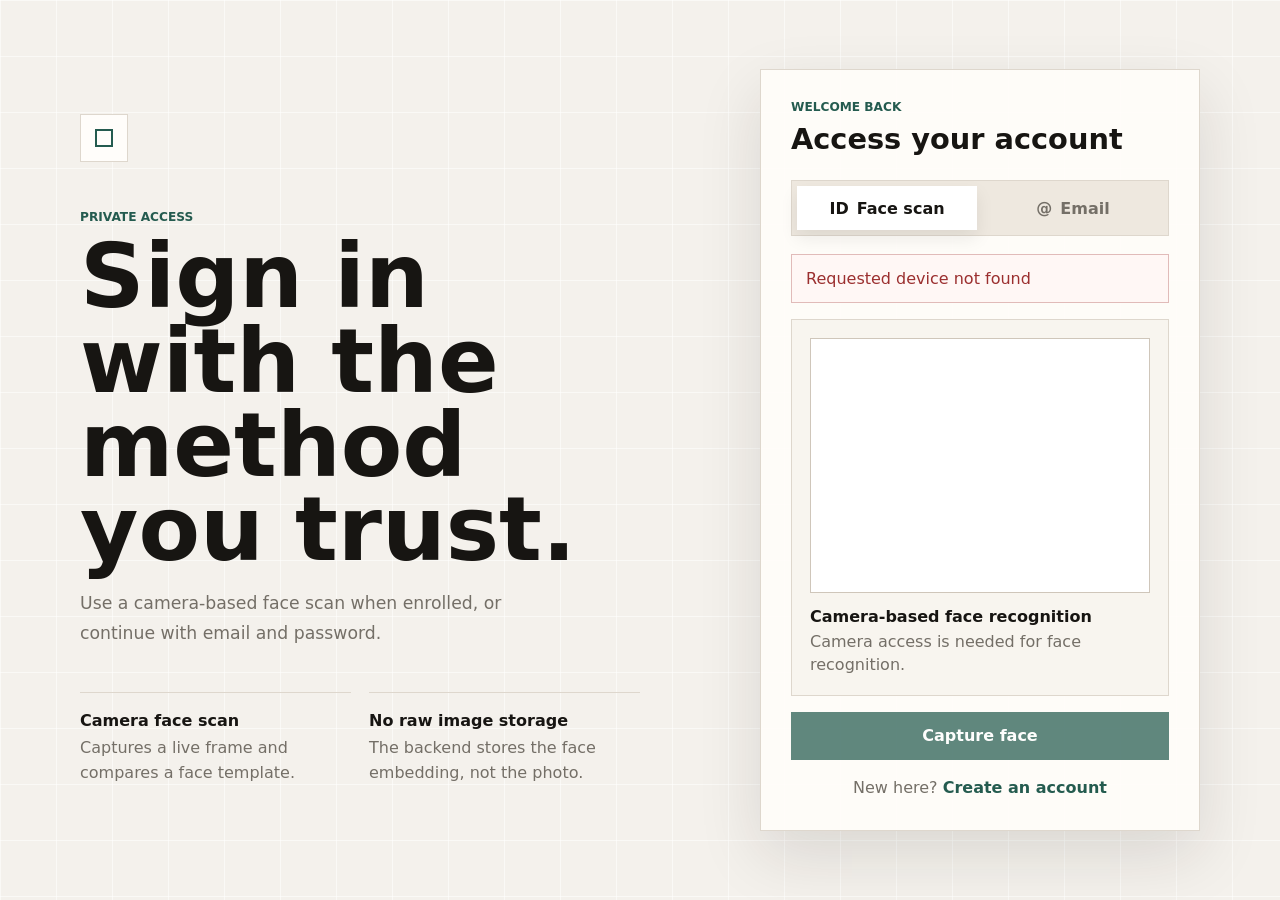
<file: frontend/index.html>
<!doctype html>
<html lang="en">
  <head>
    <meta charset="utf-8">
    <meta name="viewport" content="width=device-width, initial-scale=1">
    <title>Secure Sign In</title>
    <link rel="stylesheet" href="styles.css">
  </head>
  <body>
    <main class="auth-shell">
      <section class="brand-panel" aria-label="Product introduction">
        <div class="brand-mark" aria-hidden="true">
          <span></span>
        </div>
        <p class="eyebrow">Private access</p>
        <h1>Sign in with the method you trust.</h1>
        <p class="brand-copy">
          Use a camera-based face scan when enrolled, or continue with email and password.
        </p>
        <dl class="trust-list">
          <div>
            <dt>Camera face scan</dt>
            <dd>Captures a live frame and compares a face template.</dd>
          </div>
          <div>
            <dt>No raw image storage</dt>
            <dd>The backend stores the face embedding, not the photo.</dd>
          </div>
        </dl>
      </section>

      <section class="login-panel" aria-label="Login form">
        <div class="panel-header">
          <p class="eyebrow">Welcome back</p>
          <h2>Access your account</h2>
        </div>

        <div class="method-switch" role="tablist" aria-label="Choose login method">
          <button class="method-tab is-active" id="face-tab" type="button" role="tab" aria-selected="true" aria-controls="face-panel" data-target="face">
            <span class="icon" aria-hidden="true">ID</span>
            Face scan
          </button>
          <button class="method-tab" id="email-tab" type="button" role="tab" aria-selected="false" aria-controls="email-panel" data-target="email">
            <span class="icon" aria-hidden="true">@</span>
            Email
          </button>
        </div>

        <div class="status-banner" id="status-banner" role="status" aria-live="polite"></div>

        <form class="auth-form auth-mode is-active" id="face-panel" role="tabpanel" aria-labelledby="face-tab" data-panel="face">
          <div class="camera-box" data-scan-state="idle">
            <div class="camera-frame" aria-hidden="true">
              <video id="face-video" playsinline muted></video>
              <span class="scan-frame"></span>
              <span class="scan-line"></span>
            </div>
            <canvas id="face-canvas" hidden></canvas>
            <div class="camera-copy">
              <h3>Camera-based face recognition</h3>
              <p id="support-text">Camera starts automatically. Center your face, then capture a scan.</p>
            </div>
          </div>

          <button class="primary-action" id="face-login-button" type="submit" disabled>Capture face</button>
          <p class="switch-note">
            New here?
            <a class="inline-link" href="/signup">Create an account</a>
          </p>
        </form>

        <form class="auth-form auth-mode" id="email-panel" role="tabpanel" aria-labelledby="email-tab" data-panel="email" hidden>
          <label class="field">
            <span>Email address</span>
            <input id="email" name="email" type="email" autocomplete="email" placeholder="name@example.com" required>
          </label>

          <label class="field">
            <span>Password</span>
            <span class="password-wrap">
              <input id="password" name="password" type="password" autocomplete="current-password" placeholder="Enter your password" required>
              <button class="icon-button" id="toggle-password" type="button" aria-label="Show password">Show</button>
            </span>
          </label>

          <div class="form-row">
            <label class="remember">
              <input type="checkbox" name="remember">
              <span>Remember me</span>
            </label>
            <a href="#" class="inline-link">Forgot password?</a>
          </div>

          <button class="primary-action" type="submit">Sign in</button>
          <p class="switch-note">
            New here?
            <a class="inline-link" href="/signup">Create an account</a>
          </p>
        </form>
      </section>
    </main>

    <script src="app.js"></script>
  </body>
</html>
</file>
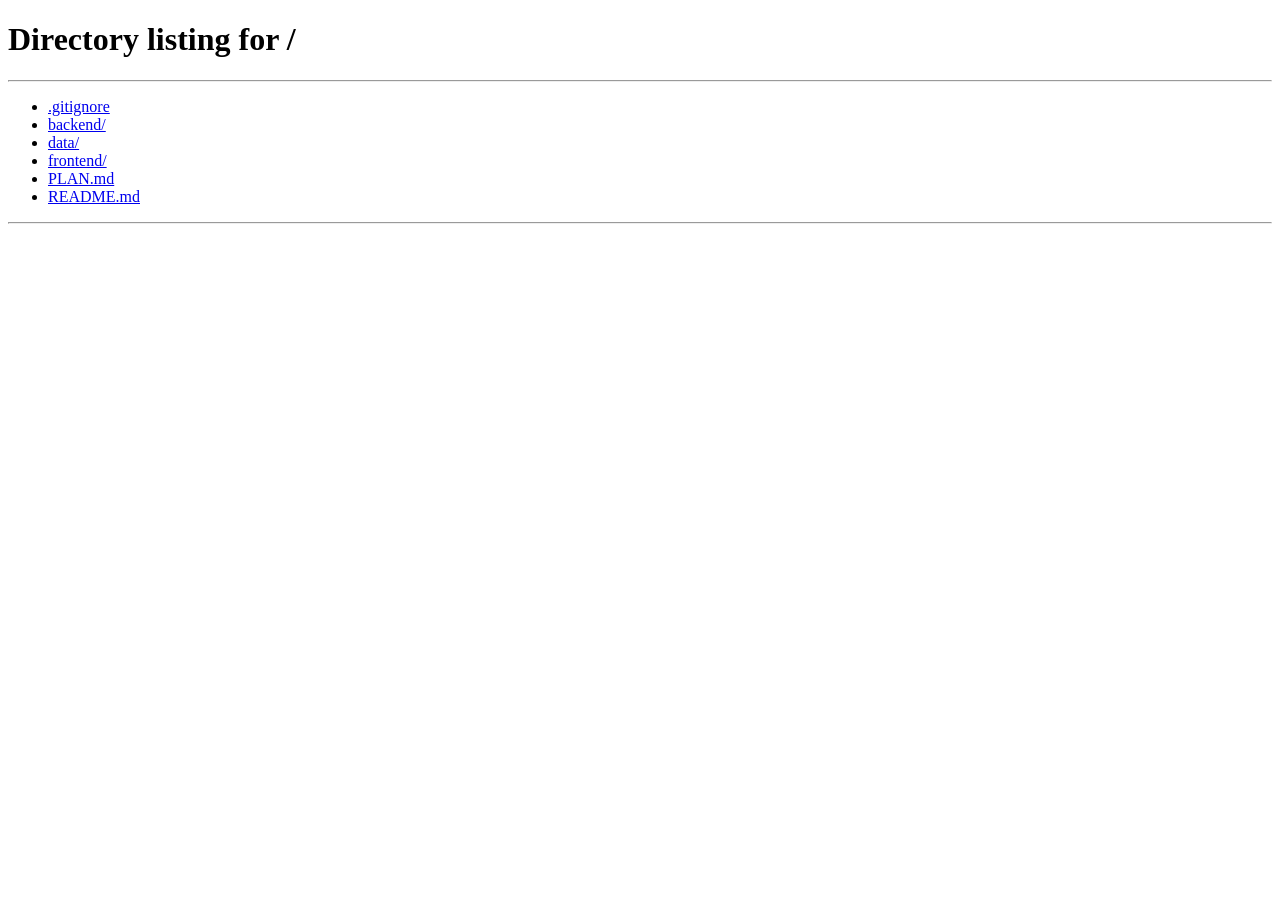
<file: frontend/dashboard.html>
<!doctype html>
<html lang="en">
  <head>
    <meta charset="utf-8">
    <meta name="viewport" content="width=device-width, initial-scale=1">
    <title>Image Recognition Dashboard</title>
    <link rel="stylesheet" href="styles.css">
    <link rel="stylesheet" href="dashboard.css">
  </head>
  <body>
    <!-- SVG Icon System -->
    <svg style="display: none;" aria-hidden="true">
      <defs>
        <symbol id="icon-camera" viewBox="0 0 24 24" fill="none" stroke="currentColor" stroke-width="2" stroke-linecap="round" stroke-linejoin="round">
          <path d="M23 19a2 2 0 0 1-2 2H3a2 2 0 0 1-2-2V8a2 2 0 0 1 2-2h4l2-3h6l2 3h4a2 2 0 0 1 2 2z"></path>
          <circle cx="12" cy="13" r="4"></circle>
        </symbol>
        <symbol id="icon-upload" viewBox="0 0 24 24" fill="none" stroke="currentColor" stroke-width="2" stroke-linecap="round" stroke-linejoin="round">
          <path d="M21 15v4a2 2 0 0 1-2 2H5a2 2 0 0 1-2-2v-4"></path>
          <polyline points="17 8 12 3 7 8"></polyline>
          <line x1="12" y1="3" x2="12" y2="15"></line>
        </symbol>
        <symbol id="icon-user" viewBox="0 0 24 24" fill="none" stroke="currentColor" stroke-width="2" stroke-linecap="round" stroke-linejoin="round">
          <path d="M20 21v-2a4 4 0 0 0-4-4H8a4 4 0 0 0-4 4v2"></path>
          <circle cx="12" cy="7" r="4"></circle>
        </symbol>
        <symbol id="icon-image" viewBox="0 0 24 24" fill="none" stroke="currentColor" stroke-width="2" stroke-linecap="round" stroke-linejoin="round">
          <rect x="3" y="3" width="18" height="18" rx="2" ry="2"></rect>
          <circle cx="8.5" cy="8.5" r="1.5"></circle>
          <polyline points="21 15 16 10 5 21"></polyline>
        </symbol>
        <symbol id="icon-aperture" viewBox="0 0 24 24" fill="none" stroke="currentColor" stroke-width="2" stroke-linecap="round" stroke-linejoin="round">
          <circle cx="12" cy="12" r="10"></circle>
          <line x1="14.31" y1="8" x2="20.05" y2="17.94"></line>
          <line x1="9.69" y1="8" x2="21.17" y2="8"></line>
          <line x1="7.38" y1="12" x2="13.12" y2="2.06"></line>
          <line x1="9.69" y1="16" x2="3.95" y2="6.06"></line>
          <line x1="14.31" y1="16" x2="2.83" y2="16"></line>
          <line x1="16.62" y1="12" x2="10.88" y2="21.94"></line>
        </symbol>
      </defs>
    </svg>

    <main class="dashboard-shell">
      <!-- Top Navigation -->
      <header class="dashboard-header">
        <div class="header-left">
          <!-- Logo -->
          <div class="header-logo">
            <div class="brand-mark" aria-hidden="true">
              <span></span>
            </div>
            <p class="header-tagline">AI Vision</p>
          </div>
        </div>

        <div class="header-center">
          <!-- Method Toggle -->
          <div class="method-switch" role="group" aria-label="Choose input method">
            <button class="method-tab is-active" id="scan-tab" type="button" data-target="scan">
              <svg class="icon" aria-hidden="true"><use href="#icon-camera"></use></svg>
              <span>Camera</span>
            </button>
            <button class="method-tab" id="upload-tab" type="button" data-target="upload">
              <svg class="icon" aria-hidden="true"><use href="#icon-upload"></use></svg>
              <span>Upload</span>
            </button>
          </div>
        </div>

        <div class="header-right">
          <!-- User Profile Header -->
          <div class="user-profile-header">
            <div class="user-details-header">
              <p class="user-name" id="user-name"></p>
              <button class="logout-link" id="logout-button" type="button">Sign out</button>
            </div>
            <div class="user-avatar">
              <svg class="icon" aria-hidden="true"><use href="#icon-user"></use></svg>
            </div>
          </div>
        </div>
      </header>

      <!-- Main Content Area -->
      <section class="dashboard-main" aria-label="Image recognition interface">
        <div class="content-wrapper">
          <div class="status-banner" id="status-banner" role="status" aria-live="polite"></div>

          <!-- Action Panel - Initial State -->
          <div class="action-panel" id="action-panel">
            <!-- Scan Panel -->
            <div class="scan-panel is-active" id="scan-panel">
              <!-- Camera Card -->
              <div class="camera-card">
                <div class="card-header">
                  <h3 class="card-title">Live Camera</h3>
                  <div class="camera-status-indicator" id="camera-status-indicator">
                    <span class="status-dot" data-status="idle"></span>
                    <span class="status-text" id="camera-status-text">Starting...</span>
                  </div>
                </div>
                
                <div class="card-body">
                  <div class="viewfinder-container" id="camera-box" data-scan-state="idle">
                    <video id="scan-video" playsinline muted></video>
                    <canvas id="scan-canvas" hidden></canvas>
                    
                    <!-- Viewfinder HUD Overlay -->
                    <div class="viewfinder-hud" aria-hidden="true">
                      <!-- Grid Overlay -->
                      <div class="grid-overlay">
                        <div class="grid-line grid-v1"></div>
                        <div class="grid-line grid-v2"></div>
                        <div class="grid-line grid-h1"></div>
                        <div class="grid-line grid-h2"></div>
                      </div>
                      
                      <!-- Focus Box -->
                      <div class="focus-box"></div>
                      
                      <!-- Corner Brackets -->
                      <div class="corner-bracket corner-tl"></div>
                      <div class="corner-bracket corner-tr"></div>
                      <div class="corner-bracket corner-bl"></div>
                      <div class="corner-bracket corner-br"></div>
                      
                      <!-- Status Text -->
                      <div class="hud-status" id="camera-status">Initializing camera...</div>
                    </div>
                  </div>
                </div>

                <div class="card-footer">
                  <button class="primary-action" id="capture-button" type="button" disabled>Capture</button>
                  <button class="secondary-action" id="switch-to-upload" type="button">Upload</button>
                </div>
              </div>
            </div>

            <!-- Upload Panel -->
            <div class="upload-panel" id="upload-panel" hidden>
              <!-- Upload Card -->
              <div class="camera-card">
                <div class="card-header">
                  <h3 class="card-title">Upload Image</h3>
                  <div class="camera-status-indicator">
                    <span class="status-text">Choose a file</span>
                  </div>
                </div>

                <div class="card-body">
                  <div class="upload-box" id="upload-box">
                    <div class="upload-area" id="upload-area">
                      <svg class="upload-icon" aria-hidden="true"><use href="#icon-upload"></use></svg>
                      <h3>Drop an image here</h3>
                      <p>or click to browse your files</p>
                      <p class="upload-hint">JPEG, PNG, or WebP • Max 5MB</p>
                      <input type="file" id="file-input" accept="image/jpeg,image/png,image/webp" hidden>
                    </div>
                    <div class="preview-area" id="preview-area" hidden>
                      <img id="preview-image" alt="Preview">
                      <div class="preview-info">
                        <p id="preview-name"></p>
                        <p id="preview-size"></p>
                      </div>
                    </div>
                  </div>
                </div>

                <div class="card-footer" id="upload-card-footer">
                  <button class="secondary-action" id="switch-to-camera" type="button">Use Camera</button>
                  <button class="secondary-action" id="change-image-button" type="button" hidden>Change Image</button>
                  <button class="primary-action" id="identify-button" type="button" hidden>Identify Object</button>
                </div>
              </div>
            </div>
          </div>

        <!-- Results Panel - Hidden Initially -->
        <div class="results-panel" id="results-panel" hidden>
          <!-- Captured Image Card -->
          <div class="captured-image-card" id="captured-image-card">
            <div class="card-header">
              <div>
                <h3 class="card-title">Captured Image</h3>
                <p class="capture-timestamp" id="capture-timestamp"></p>
              </div>
            </div>
            
            <div class="card-body">
              <div class="hero-image-container">
                <img id="hero-image" class="hero-image" alt="Captured image">
              </div>
            </div>
          </div>

          <!-- Object Details -->
          <div class="object-details">
            <h2 id="object-name" class="object-name"></h2>
          </div>

          <!-- Similar Images Section -->
          <div class="similar-section">
            <div class="section-header">
              <h3 class="section-title">Similar Images</h3>
            </div>
            <div class="featured-grid" id="image-grid">
              <!-- Empty state placeholder -->
              <div class="empty-state" id="empty-state">
                <div class="empty-placeholder">
                  <svg class="empty-icon" aria-hidden="true"><use href="#icon-image"></use></svg>
                  <p class="empty-text">No similar images found yet.</p>
                  <p class="empty-hint">Capture another image to compare.</p>
                </div>
              </div>
            </div>
          </div>

          <div class="button-pair">
            <button class="primary-action" id="scan-another-button" type="button">Scan Another</button>
            <button class="secondary-action" id="view-details-button" type="button" hidden>View Details</button>
          </div>
        </div>
        </div>
      </section>
    </main>

    <!-- No Match Modal -->
    <div id="no-match-modal" class="modal" hidden>
      <div class="modal-overlay"></div>
      <div class="modal-content">
        <div class="modal-header">
          <h2 class="modal-title">Object Not Recognized</h2>
          <p class="modal-subtitle">Help us learn by adding this object to the database</p>
        </div>
        
        <div class="modal-body">
          <!-- Image Preview -->
          <div class="modal-image-preview">
            <img id="modal-preview-image" alt="Captured image" />
            <p class="modal-similarity-text" id="modal-similarity-text"></p>
          </div>
          
          <!-- Input Form -->
          <form id="no-match-form" class="modal-form">
            <div class="form-group">
              <label for="input-object-name" class="form-label">Object Name *</label>
              <input 
                type="text" 
                id="input-object-name" 
                class="form-input" 
                placeholder="e.g., Laptop, Car, Apple"
                maxlength="100"
                required
              />
            </div>
            
            <div class="form-group">
              <label for="input-category" class="form-label">Category *</label>
              <input 
                type="text" 
                id="input-category" 
                class="form-input" 
                placeholder="e.g., Electronics, Vehicle, Food"
                maxlength="50"
                required
              />
            </div>
            
            <div class="form-group">
              <label for="input-tags" class="form-label">Tags (comma-separated) *</label>
              <input 
                type="text" 
                id="input-tags" 
                class="form-input" 
                placeholder="e.g., laptop, computer, device"
                required
              />
              <p class="form-hint">Separate multiple tags with commas</p>
            </div>
            
            <div class="modal-error" id="modal-error" hidden></div>
          </form>
        </div>
        
        <div class="modal-footer">
          <button type="button" class="secondary-button" id="modal-cancel-button">Cancel</button>
          <button type="button" class="primary-button" id="modal-save-button">Save to Database</button>
        </div>
      </div>
    </div>

    <script src="dashboard.js"></script>
  </body>
</html>
</file>
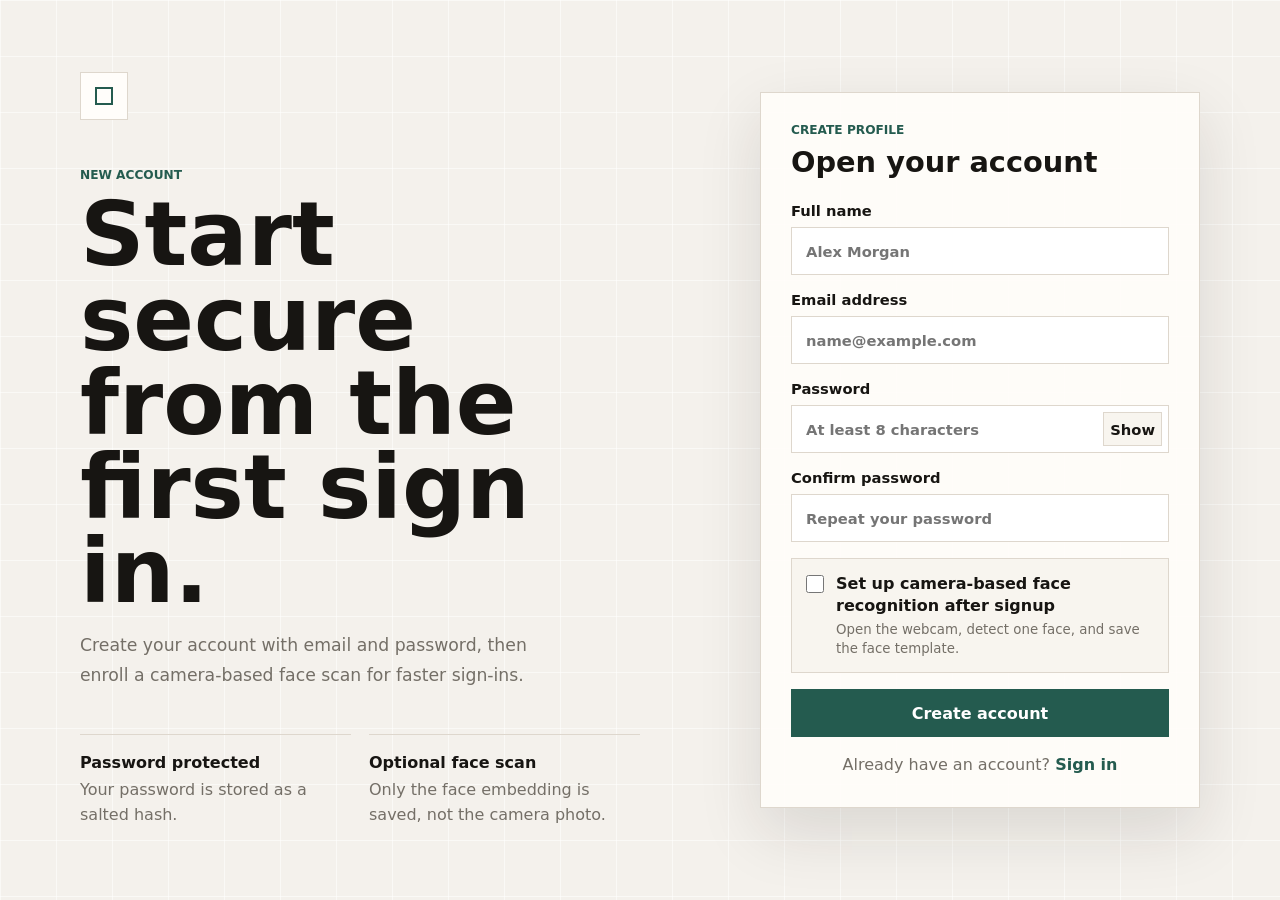
<file: frontend/signup.html>
<!doctype html>
<html lang="en">
  <head>
    <meta charset="utf-8">
    <meta name="viewport" content="width=device-width, initial-scale=1">
    <title>Create Account</title>
    <link rel="stylesheet" href="styles.css">
  </head>
  <body>
    <main class="auth-shell signup-shell">
      <section class="brand-panel" aria-label="Account setup introduction">
        <div class="brand-mark" aria-hidden="true">
          <span></span>
        </div>
        <p class="eyebrow">New account</p>
        <h1>Start secure from the first sign in.</h1>
        <p class="brand-copy">
          Create your account with email and password, then enroll a camera-based face scan for faster sign-ins.
        </p>
        <dl class="trust-list">
          <div>
            <dt>Password protected</dt>
            <dd>Your password is stored as a salted hash.</dd>
          </div>
          <div>
            <dt>Optional face scan</dt>
            <dd>Only the face embedding is saved, not the camera photo.</dd>
          </div>
        </dl>
      </section>

      <section class="login-panel" aria-label="Sign up form">
        <div class="panel-header">
          <p class="eyebrow">Create profile</p>
          <h2>Open your account</h2>
        </div>

        <div class="status-banner" id="status-banner" role="status" aria-live="polite"></div>

        <form class="auth-form" id="signup-form">
          <label class="field">
            <span>Full name</span>
            <input id="name" name="name" type="text" autocomplete="name" placeholder="Alex Morgan" required>
          </label>

          <label class="field">
            <span>Email address</span>
            <input id="email" name="email" type="email" autocomplete="email" placeholder="name@example.com" required>
          </label>

          <label class="field">
            <span>Password</span>
            <span class="password-wrap">
              <input id="password" name="password" type="password" autocomplete="new-password" placeholder="At least 8 characters" minlength="8" required>
              <button class="icon-button" id="toggle-password" type="button" aria-label="Show password">Show</button>
            </span>
          </label>

          <label class="field">
            <span>Confirm password</span>
            <input id="confirm-password" name="confirm-password" type="password" autocomplete="new-password" placeholder="Repeat your password" minlength="8" required>
          </label>

          <label class="setup-option">
            <input id="setup-face" name="setup-face" type="checkbox">
            <span>
              <strong>Set up camera-based face recognition after signup</strong>
              <small>Open the webcam, detect one face, and save the face template.</small>
            </span>
          </label>

          <div class="camera-box" id="signup-camera-box" hidden>
            <video id="signup-video" playsinline muted></video>
            <canvas id="signup-canvas" hidden></canvas>
            <div>
              <h3>Face enrollment</h3>
              <p>Center your face in good light, then capture the enrollment scan.</p>
            </div>
          </div>

          <div class="button-pair" id="signup-camera-actions" hidden>
            <button class="secondary-action" id="start-camera-button" type="button">Start scan</button>
            <button class="primary-action" id="capture-face-button" type="button">Capture face</button>
          </div>

          <button class="primary-action" id="signup-button" type="submit">Create account</button>

          <p class="switch-note">
            Already have an account?
            <a class="inline-link" href="index.html">Sign in</a>
          </p>
        </form>
      </section>
    </main>

    <script src="signup.js"></script>
  </body>
</html>
</file>
<file: frontend/styles.css>
:root {
  color-scheme: light;
  --bg: #f4f1ec;
  --surface: #fffdfa;
  --surface-strong: #ffffff;
  --ink: #171512;
  --muted: #746f67;
  --line: #ded7cd;
  --accent: #245b4f;
  --accent-strong: #163d35;
  --danger: #9b2f2f;
  --success: #245b4f;
  --shadow: 0 24px 60px rgba(31, 27, 22, 0.12);
  font-family: Inter, ui-sans-serif, system-ui, -apple-system, BlinkMacSystemFont, "Segoe UI", sans-serif;
}

* {
  box-sizing: border-box;
}

body {
  min-height: 100vh;
  margin: 0;
  background:
    linear-gradient(90deg, rgba(255, 255, 255, 0.55) 1px, transparent 1px),
    linear-gradient(180deg, rgba(255, 255, 255, 0.55) 1px, transparent 1px),
    var(--bg);
  background-size: 56px 56px;
  color: var(--ink);
}

button,
input {
  font: inherit;
}

.auth-shell {
  width: min(1120px, calc(100% - 32px));
  min-height: 100vh;
  margin: 0 auto;
  display: grid;
  grid-template-columns: minmax(0, 1fr) 440px;
  align-items: center;
  gap: 72px;
  padding: 48px 0;
}

.brand-panel {
  max-width: 560px;
}

.brand-mark {
  width: 48px;
  height: 48px;
  border: 1px solid var(--line);
  background: var(--surface);
  display: grid;
  place-items: center;
  margin-bottom: 48px;
}

.brand-mark span {
  width: 18px;
  height: 18px;
  border: 2px solid var(--accent);
  display: block;
}

.eyebrow {
  margin: 0 0 10px;
  color: var(--accent);
  font-size: 0.76rem;
  font-weight: 760;
  letter-spacing: 0;
  text-transform: uppercase;
}

h1,
h2,
h3,
p {
  margin-top: 0;
}

h1 {
  max-width: 660px;
  margin-bottom: 18px;
  font-size: clamp(2.5rem, 7vw, 5.8rem);
  line-height: 0.94;
  font-weight: 760;
  letter-spacing: 0;
}

.brand-copy {
  max-width: 500px;
  color: var(--muted);
  font-size: 1.08rem;
  line-height: 1.7;
}

.trust-list {
  display: grid;
  grid-template-columns: repeat(2, minmax(0, 1fr));
  gap: 18px;
  margin: 44px 0 0;
}

.trust-list div {
  border-top: 1px solid var(--line);
  padding-top: 18px;
}

.trust-list dt {
  margin-bottom: 6px;
  font-weight: 760;
}

.trust-list dd {
  margin: 0;
  color: var(--muted);
  line-height: 1.55;
}

.login-panel {
  background: rgba(255, 253, 250, 0.92);
  border: 1px solid var(--line);
  box-shadow: var(--shadow);
  padding: 30px;
}

.panel-header {
  margin-bottom: 24px;
}

.panel-header h2 {
  margin-bottom: 0;
  font-size: 1.8rem;
  line-height: 1.1;
  letter-spacing: 0;
}

.method-switch {
  display: grid;
  grid-template-columns: 1fr 1fr;
  gap: 6px;
  padding: 5px;
  margin-bottom: 18px;
  background: #eee8df;
  border: 1px solid var(--line);
}

.method-tab {
  min-height: 44px;
  border: 0;
  background: transparent;
  color: var(--muted);
  cursor: pointer;
  display: inline-flex;
  align-items: center;
  justify-content: center;
  gap: 8px;
  font-weight: 700;
}

.method-tab.is-active {
  color: var(--ink);
  background: var(--surface-strong);
  box-shadow: 0 8px 18px rgba(31, 27, 22, 0.08);
}

.icon {
  font-weight: 800;
}

.status-banner {
  display: none;
  margin-bottom: 16px;
  border: 1px solid var(--line);
  padding: 12px 14px;
  color: var(--muted);
  line-height: 1.45;
}

.status-banner.is-visible {
  display: block;
}

.status-banner.is-error {
  border-color: rgba(155, 47, 47, 0.3);
  color: var(--danger);
  background: #fff7f5;
}

.status-banner.is-success {
  border-color: rgba(36, 91, 79, 0.28);
  color: var(--success);
  background: #f4fbf7;
}

.auth-form {
  display: grid;
  gap: 16px;
}

.auth-form[hidden] {
  display: none;
}

.field {
  display: grid;
  gap: 8px;
  color: var(--ink);
  font-size: 0.92rem;
  font-weight: 700;
}

.field input {
  width: 100%;
  min-height: 48px;
  border: 1px solid var(--line);
  background: #fff;
  color: var(--ink);
  padding: 0 14px;
  outline: none;
}

.field input:focus,
.method-tab:focus-visible,
.primary-action:focus-visible,
.secondary-action:focus-visible,
.text-action:focus-visible,
.icon-button:focus-visible,
.inline-link:focus-visible {
  outline: 3px solid rgba(36, 91, 79, 0.24);
  outline-offset: 2px;
}

.password-wrap {
  position: relative;
  display: block;
}

.password-wrap input {
  padding-right: 74px;
}

.icon-button {
  position: absolute;
  top: 7px;
  right: 7px;
  min-width: 58px;
  min-height: 34px;
  border: 1px solid var(--line);
  background: #f8f5ef;
  color: var(--ink);
  cursor: pointer;
}

.camera-box {
  display: grid;
  gap: 14px;
  border: 1px solid var(--line);
  background: #f8f5ef;
  padding: 18px;
}

.camera-box[hidden] {
  display: none;
}

.camera-frame {
  position: relative;
  width: 100%;
  aspect-ratio: 4 / 3;
  overflow: hidden;
  border: 1px solid #cfc6ba;
  background: #fff;
}

.camera-frame video {
  width: 100%;
  height: 100%;
  display: block;
  object-fit: cover;
}

.scan-frame,
.scan-line {
  position: absolute;
  pointer-events: none;
  opacity: 0;
}

.scan-frame {
  inset: 14px;
  border: 1px solid rgba(255, 255, 255, 0.74);
  box-shadow:
    inset 0 0 0 1px rgba(36, 91, 79, 0.5),
    0 0 28px rgba(36, 91, 79, 0.18);
  transition: opacity 180ms ease;
}

.scan-line {
  left: 10px;
  right: 10px;
  top: 12px;
  height: 3px;
  background: linear-gradient(90deg, transparent, rgba(36, 91, 79, 0.95), transparent);
  box-shadow: 0 0 18px rgba(36, 91, 79, 0.58);
}

.camera-box[data-scan-state="starting"] .scan-frame,
.camera-box[data-scan-state="ready"] .scan-frame,
.camera-box[data-scan-state="capturing"] .scan-frame {
  opacity: 1;
}

.camera-box[data-scan-state="ready"] .scan-line {
  opacity: 0;
}

.camera-box[data-scan-state="capturing"] .scan-frame {
  box-shadow:
    inset 0 0 0 1px rgba(36, 91, 79, 0.78),
    0 0 34px rgba(36, 91, 79, 0.34);
}

.camera-box[data-scan-state="capturing"] .scan-line {
  opacity: 1;
  height: 5px;
  animation: scan-line 0.9s ease-in-out infinite;
}

.camera-box h3 {
  margin-bottom: 4px;
  font-size: 1rem;
}

.camera-box p {
  margin-bottom: 0;
  color: var(--muted);
  line-height: 1.45;
}

@keyframes scan-line {
  0% {
    top: 12px;
  }

  50% {
    top: calc(100% - 16px);
  }

  100% {
    top: 12px;
  }
}

.form-row {
  display: flex;
  align-items: center;
  justify-content: space-between;
  gap: 18px;
  color: var(--muted);
  font-size: 0.92rem;
}

.remember {
  display: inline-flex;
  align-items: center;
  gap: 8px;
}

.remember input {
  width: 16px;
  height: 16px;
  accent-color: var(--accent);
}

.setup-option {
  display: grid;
  grid-template-columns: 18px minmax(0, 1fr);
  gap: 12px;
  align-items: start;
  border: 1px solid var(--line);
  background: #f8f5ef;
  padding: 14px;
  cursor: pointer;
}

.setup-option input {
  width: 18px;
  height: 18px;
  margin: 2px 0 0;
  accent-color: var(--accent);
}

.setup-option strong,
.setup-option small {
  display: block;
}

.setup-option strong {
  margin-bottom: 3px;
  color: var(--ink);
  line-height: 1.35;
}

.setup-option small {
  color: var(--muted);
  line-height: 1.45;
}

.inline-link,
.text-action {
  color: var(--accent);
  text-decoration: none;
  font-weight: 740;
}

.inline-link:hover,
.text-action:hover {
  color: var(--accent-strong);
}

.button-pair {
  display: grid;
  grid-template-columns: 1fr 1fr;
  gap: 10px;
}

.button-pair[hidden] {
  display: none;
}

.primary-action,
.secondary-action,
.text-action {
  min-height: 48px;
}

.primary-action {
  border: 0;
  background: var(--accent);
  color: #fff;
  cursor: pointer;
  font-weight: 780;
}

.primary-action:hover {
  background: var(--accent-strong);
}

.primary-action:disabled {
  cursor: wait;
  opacity: 0.72;
}

.secondary-action {
  border: 1px solid var(--line);
  background: #fff;
  color: var(--ink);
  cursor: pointer;
  font-weight: 760;
}

.secondary-action:hover {
  border-color: #c4baac;
  background: #f8f5ef;
}

.secondary-action:disabled {
  cursor: wait;
  opacity: 0.72;
}

.text-action {
  border: 0;
  background: transparent;
  cursor: pointer;
}

.switch-note {
  margin: 0;
  color: var(--muted);
  text-align: center;
  line-height: 1.5;
}

.signup-shell .login-panel {
  align-self: center;
}

@media (max-width: 860px) {
  .auth-shell {
    grid-template-columns: 1fr;
    gap: 32px;
    align-items: start;
  }

  .brand-mark {
    margin-bottom: 30px;
  }

  h1 {
    font-size: clamp(2.4rem, 13vw, 4.6rem);
  }

  .login-panel {
    width: 100%;
  }
}

@media (max-width: 560px) {
  .auth-shell {
    width: min(100% - 24px, 1120px);
    padding: 24px 0;
  }

  .brand-panel {
    display: none;
  }

  .login-panel {
    padding: 22px;
  }

  .method-switch {
    grid-template-columns: 1fr;
  }

  .form-row {
    align-items: flex-start;
    flex-direction: column;
    gap: 10px;
  }

  .camera-box {
    grid-template-columns: 1fr;
  }

  .camera-frame {
    width: 100%;
  }

  .button-pair {
    grid-template-columns: 1fr;
  }
}
</file>
<file: frontend/dashboard.css>
/* ========================================
   DASHBOARD REDESIGN - PHOTOGRAPHY INSPIRED
   ======================================== */

/* Main Layout Structure */
.dashboard-shell {
  display: flex;
  flex-direction: column;
  min-height: 100vh;
  gap: 0;
  padding: 0;
  width: 100%;
}

/* ========================================
   HEADER STYLES
   ======================================== */

.dashboard-header {
  background: var(--surface);
  border-bottom: 1px solid var(--line);
  padding: 16px 32px;
  display: flex;
  justify-content: space-between;
  align-items: center;
}

.header-left, .header-center, .header-right {
  display: flex;
  align-items: center;
}

.header-center {
  flex: 1;
  justify-content: center;
}

/* Logo */
.header-logo {
  display: flex;
  align-items: center;
  gap: 16px;
}

.header-logo .brand-mark {
  width: 40px;
  height: 40px;
  border: 1px solid var(--line);
  background: var(--surface-strong);
  display: grid;
  place-items: center;
}

.header-logo .brand-mark span {
  width: 16px;
  height: 16px;
  border: 2px solid var(--accent);
  display: block;
}

.header-tagline {
  margin: 0;
  color: var(--accent);
  font-size: 1rem;
  font-weight: 760;
  letter-spacing: 0.5px;
  text-transform: uppercase;
}

/* Method Switch */
.method-switch {
  display: flex;
  gap: 8px;
}

.method-tab {
  display: flex;
  align-items: center;
  gap: 10px;
  padding: 10px 20px;
  background: var(--bg);
  border: 1px solid var(--line);
  color: var(--muted);
  font-size: 0.92rem;
  font-weight: 600;
  cursor: pointer;
  transition: all 180ms ease;
  border-radius: 4px;
}

.method-tab .icon {
  width: 18px;
  height: 18px;
  opacity: 0.6;
  transition: opacity 180ms ease;
}

.method-tab:hover {
  background: var(--surface-strong);
  border-color: var(--accent);
  color: var(--ink);
}

.method-tab:hover .icon {
  opacity: 1;
}

.method-tab.is-active {
  background: var(--accent);
  border-color: var(--accent);
  color: var(--surface-strong);
}

.method-tab.is-active .icon {
  opacity: 1;
  color: var(--surface-strong);
}

/* User Profile Header */
.user-profile-header {
  display: flex;
  align-items: center;
  gap: 16px;
}

.user-avatar {
  width: 40px;
  height: 40px;
  background: var(--surface);
  border: 1px solid var(--line);
  display: grid;
  place-items: center;
  border-radius: 50%;
}

.user-avatar .icon {
  width: 20px;
  height: 20px;
  color: var(--accent);
}

.user-details-header {
  display: flex;
  flex-direction: column;
  align-items: flex-end;
  gap: 4px;
}

.user-details-header .user-name {
  margin: 0;
  font-size: 0.92rem;
  font-weight: 700;
  color: var(--ink);
}

.logout-link {
  background: none;
  border: none;
  padding: 0;
  color: var(--accent);
  font-size: 0.82rem;
  font-weight: 600;
  cursor: pointer;
  transition: color 150ms ease;
}

.logout-link:hover {
  color: var(--accent-strong);
  text-decoration: underline;
}

/* ========================================
   MAIN CONTENT AREA
   ======================================== */

.dashboard-main {
  padding: 48px;
  background: var(--bg);
  overflow-y: auto;
  display: flex;
  justify-content: center;
}

/* Content Wrapper - Max width constraint */
.content-wrapper {
  width: 100%;
  max-width: 1280px;
}

/* Status Banner */
.status-banner {
  padding: 14px 18px;
  margin-bottom: 24px;
  border: 1px solid var(--line);
  background: #f8f5ef;
  font-size: 0.92rem;
  display: none;
}

.status-banner[data-status="error"] {
  display: block;
  border-color: var(--danger);
  background: rgba(155, 47, 47, 0.08);
  color: var(--danger);
}

.status-banner[data-status="success"] {
  display: block;
  border-color: var(--success);
  background: rgba(36, 91, 79, 0.08);
  color: var(--success);
}

/* ========================================
   CARD COMPONENTS
   ======================================== */

.camera-card,
.captured-image-card {
  background: var(--surface);
  border: 1px solid var(--line);
  box-shadow: 0 2px 8px rgba(31, 27, 22, 0.04);
  margin-bottom: 32px;
}

.card-header {
  display: flex;
  align-items: center;
  justify-content: space-between;
  padding: 18px 24px;
  border-bottom: 1px solid var(--line);
  background: #f8f5ef;
}

.card-title {
  margin: 0;
  font-size: 1rem;
  font-weight: 760;
  color: var(--ink);
  letter-spacing: 0;
}

.card-body {
  padding: 0;
}

.card-footer {
  display: flex;
  gap: 12px;
  padding: 18px 24px;
  border-top: 1px solid var(--line);
  background: #f8f5ef;
}

/* Camera Status Indicator */
.camera-status-indicator {
  display: flex;
  align-items: center;
  gap: 8px;
}

.status-dot {
  width: 10px;
  height: 10px;
  border-radius: 50%;
  background: var(--muted);
  box-shadow: 0 0 0 2px rgba(116, 111, 103, 0.15);
  transition: all 200ms ease;
}

.status-dot[data-status="idle"] {
  background: var(--muted);
}

.status-dot[data-status="starting"] {
  background: #d4a024;
  box-shadow: 0 0 0 2px rgba(212, 160, 36, 0.15);
  animation: pulse 1.5s ease-in-out infinite;
}

.status-dot[data-status="ready"] {
  background: #2ea169;
  box-shadow: 0 0 0 2px rgba(46, 161, 105, 0.15);
}

.status-dot[data-status="error"] {
  background: var(--danger);
  box-shadow: 0 0 0 2px rgba(155, 47, 47, 0.15);
}

@keyframes pulse {
  0%, 100% {
    opacity: 1;
  }
  50% {
    opacity: 0.5;
  }
}

.status-text {
  font-size: 0.88rem;
  font-weight: 600;
  color: var(--muted);
}

.status-dot[data-status="ready"] + .status-text {
  color: #2ea169;
}

.status-dot[data-status="starting"] + .status-text {
  color: #d4a024;
}

.status-dot[data-status="error"] + .status-text {
  color: var(--danger);
}

/* Capture Timestamp */
.capture-timestamp {
  margin: 6px 0 0 0;
  font-size: 0.82rem;
  color: var(--muted);
  font-weight: 400;
}

/* ========================================
   VIEWFINDER / CAMERA STYLES
   ======================================== */

.viewfinder-container {
  position: relative;
  width: 100%;
  aspect-ratio: 16 / 9;
  background: #000;
  overflow: hidden;
}

.viewfinder-container video {
  width: 100%;
  height: 100%;
  object-fit: cover;
  display: block;
}

.viewfinder-container canvas {
  width: 100%;
  height: 100%;
  object-fit: cover;
  display: block;
}

.viewfinder-container[data-scan-state="frozen"] video {
  display: none;
}

.viewfinder-container[data-scan-state="frozen"] canvas {
  display: block;
}

/* Viewfinder HUD Overlay */
.viewfinder-hud {
  position: absolute;
  inset: 0;
  pointer-events: none;
  opacity: 0;
  transition: opacity 300ms ease;
}

.viewfinder-container[data-scan-state="ready"] .viewfinder-hud,
.viewfinder-container[data-scan-state="capturing"] .viewfinder-hud {
  opacity: 1;
}

/* Grid Overlay (Rule of Thirds) */
.grid-overlay {
  position: absolute;
  inset: 0;
}

.grid-line {
  position: absolute;
  background: rgba(255, 255, 255, 0.25);
}

.grid-v1,
.grid-v2 {
  width: 1px;
  height: 100%;
  top: 0;
}

.grid-v1 { left: 33.333%; }
.grid-v2 { left: 66.666%; }

.grid-h1,
.grid-h2 {
  height: 1px;
  width: 100%;
  left: 0;
}

.grid-h1 { top: 33.333%; }
.grid-h2 { top: 66.666%; }

/* Focus Box */
.focus-box {
  position: absolute;
  top: 50%;
  left: 50%;
  transform: translate(-50%, -50%);
  width: 240px;
  height: 240px;
  border: 2px solid rgba(255, 255, 255, 0.8);
  box-shadow: 
    0 0 0 1px rgba(36, 91, 79, 0.6),
    0 0 24px rgba(36, 91, 79, 0.3);
  animation: focusBreathe 2s ease-in-out infinite;
}

@keyframes focusBreathe {
  0%, 100% {
    transform: translate(-50%, -50%) scale(1);
    opacity: 1;
  }
  50% {
    transform: translate(-50%, -50%) scale(1.02);
    opacity: 0.9;
  }
}

.viewfinder-container[data-scan-state="capturing"] .focus-box {
  animation: none;
  border-color: rgba(36, 91, 79, 0.95);
  box-shadow: 
    0 0 0 2px rgba(36, 91, 79, 0.8),
    0 0 32px rgba(36, 91, 79, 0.5);
}

/* Corner Brackets */
.corner-bracket {
  position: absolute;
  width: 32px;
  height: 32px;
  border: 2px solid rgba(255, 255, 255, 0.7);
}

.corner-tl {
  top: 20px;
  left: 20px;
  border-right: none;
  border-bottom: none;
}

.corner-tr {
  top: 20px;
  right: 20px;
  border-left: none;
  border-bottom: none;
}

.corner-bl {
  bottom: 20px;
  left: 20px;
  border-right: none;
  border-top: none;
}

.corner-br {
  bottom: 20px;
  right: 20px;
  border-left: none;
  border-top: none;
}

/* HUD Status Text */
.hud-status {
  position: absolute;
  bottom: 24px;
  left: 50%;
  transform: translateX(-50%);
  padding: 10px 20px;
  background: rgba(0, 0, 0, 0.75);
  color: rgba(255, 255, 255, 0.95);
  font-size: 0.88rem;
  font-weight: 600;
  letter-spacing: 0.3px;
  backdrop-filter: blur(4px);
  white-space: nowrap;
}

/* Camera Flash Effect */
.viewfinder-container::after {
  content: "";
  position: absolute;
  inset: 0;
  background: rgba(255, 255, 255, 0);
  pointer-events: none;
  transition: background 150ms ease;
}

.viewfinder-container[data-scan-state="capturing"]::after {
  background: rgba(255, 255, 255, 0.6);
}

/* ========================================
   UPLOAD PANEL
   ======================================== */

.scan-panel,
.upload-panel {
  display: none;
}

.scan-panel.is-active,
.upload-panel.is-active {
  display: block;
  animation: fadeIn 300ms ease-in-out;
}

@keyframes fadeIn {
  from {
    opacity: 0;
    transform: translateY(12px);
  }
  to {
    opacity: 1;
    transform: translateY(0);
  }
}

.upload-box {
  padding: 0;
}

.upload-area {
  text-align: center;
  padding: 64px 32px;
  border: none;
  border-bottom: 2px dashed var(--line);
  background: var(--surface);
  cursor: pointer;
  transition: all 220ms ease;
}

.upload-area:hover {
  border-color: var(--accent);
  background: var(--surface-strong);
  transform: translateY(-2px);
  box-shadow: 0 4px 12px rgba(36, 91, 79, 0.08);
}

.upload-icon {
  width: 64px;
  height: 64px;
  margin: 0 auto 20px;
  color: var(--muted);
  opacity: 0.6;
}

.upload-area h3 {
  margin-bottom: 8px;
  font-size: 1.1rem;
  font-weight: 760;
}

.upload-area p {
  margin: 0;
  color: var(--muted);
  line-height: 1.5;
}

.upload-hint {
  margin-top: 16px !important;
  font-size: 0.88rem;
  color: var(--muted);
}

/* Preview Area */
.preview-area {
  display: grid;
  gap: 16px;
  padding: 24px;
  border: 1px solid var(--line);
  background: var(--surface);
}

.preview-area img {
  width: 100%;
  height: auto;
  max-height: 400px;
  object-fit: contain;
  border: 1px solid var(--line);
  background: #fff;
}

.preview-info {
  display: grid;
  gap: 6px;
}

.preview-info p {
  margin: 0;
  font-size: 0.92rem;
  color: var(--muted);
}

.preview-info p:first-child {
  color: var(--ink);
  font-weight: 700;
}

/* ========================================
   RESULTS PANEL
   ======================================== */

.results-panel {
  display: grid;
  gap: 32px;
  animation: fadeIn 400ms ease-in-out;
}

/* Captured Image Card */
.captured-image-card .card-body {
  padding: 24px;
  background: #000;
}

/* Hero Image */
.hero-image-container {
  width: 100%;
  height: 500px;
  display: grid;
  place-items: center;
  overflow: hidden;
}

.hero-image {
  width: 100%;
  height: 100%;
  object-fit: contain;
  animation: heroReveal 500ms ease-out;
}

@keyframes heroReveal {
  from {
    opacity: 0;
    transform: scale(0.96);
  }
  to {
    opacity: 1;
    transform: scale(1);
  }
}

/* Object Details */
.object-details {
  display: grid;
  gap: 16px;
}

.object-name {
  margin: 0;
  font-size: 2.2rem;
  font-weight: 760;
  color: var(--ink);
  line-height: 1.2;
  letter-spacing: -0.02em;
}

.object-description {
  margin: 0;
  color: var(--muted);
  font-size: 1.08rem;
  line-height: 1.7;
  max-width: 800px;
}

/* Tags */
.tags-container {
  display: flex;
  flex-wrap: wrap;
  gap: 10px;
  margin-top: 8px;
}

.tag {
  display: inline-block;
  padding: 8px 16px;
  background: var(--surface);
  border: 1px solid var(--line);
  color: var(--accent);
  font-size: 0.86rem;
  font-weight: 700;
  line-height: 1;
  transition: all 150ms ease;
  cursor: default;
}

.tag:hover {
  background: var(--accent);
  color: var(--surface-strong);
  border-color: var(--accent);
  transform: translateY(-1px);
}

/* Similar Images Section */
.similar-section {
  display: grid;
  gap: 20px;
}

.section-header {
  position: relative;
  padding-bottom: 12px;
}

.section-header::after {
  content: "";
  position: absolute;
  bottom: 0;
  left: 0;
  right: 0;
  height: 1px;
  background: linear-gradient(90deg, var(--accent) 0%, var(--accent) 80px, var(--line) 80px, var(--line) 100%);
}

.section-title {
  margin: 0;
  font-size: 1rem;
  font-weight: 760;
  color: var(--ink);
  text-transform: uppercase;
  letter-spacing: 0.5px;
}

/* Empty State */
.empty-state {
  grid-column: 1 / -1;
  display: flex;
  justify-content: center;
  padding: 48px 24px;
}

.empty-placeholder {
  text-align: center;
  max-width: 400px;
}

.empty-icon {
  width: 64px;
  height: 64px;
  margin: 0 auto 16px;
  color: var(--muted);
  opacity: 0.4;
}

.empty-text {
  margin: 0 0 8px;
  font-size: 1rem;
  font-weight: 600;
  color: var(--ink);
}

.empty-hint {
  margin: 0;
  font-size: 0.92rem;
  color: var(--muted);
  line-height: 1.5;
}

/* Featured Grid (2-3 large images) */
.featured-grid {
  display: grid;
  grid-template-columns: repeat(auto-fit, minmax(300px, 1fr));
  gap: 24px;
  min-height: 200px;
}

.image-card {
  border: 1px solid var(--line);
  background: var(--surface);
  overflow: hidden;
  transition: all 250ms ease;
  animation: cardReveal 400ms ease-out both;
}

.image-card:nth-child(1) { animation-delay: 100ms; }
.image-card:nth-child(2) { animation-delay: 200ms; }
.image-card:nth-child(3) { animation-delay: 300ms; }

@keyframes cardReveal {
  from {
    opacity: 0;
    transform: translateY(20px);
  }
  to {
    opacity: 1;
    transform: translateY(0);
  }
}

.image-card:hover {
  box-shadow: 0 16px 48px rgba(31, 27, 22, 0.18);
  transform: translateY(-6px);
  border-color: var(--accent);
}

.image-card img {
  width: 100%;
  height: 300px;
  object-fit: cover;
  display: block;
  background: #f8f5ef;
  transition: transform 300ms ease;
}

.image-card:hover img {
  transform: scale(1.05);
}

.image-card-info {
  padding: 16px;
}

.image-card-title {
  margin: 0 0 6px;
  font-size: 0.96rem;
  font-weight: 700;
  color: var(--ink);
  line-height: 1.4;
  overflow: hidden;
  text-overflow: ellipsis;
  display: -webkit-box;
  -webkit-line-clamp: 2;
  -webkit-box-orient: vertical;
}

.image-card-source {
  margin: 0;
  font-size: 0.82rem;
  color: var(--muted);
  overflow: hidden;
  text-overflow: ellipsis;
  white-space: nowrap;
}

/* ========================================
   BUTTONS
   ======================================== */

.primary-action,
.secondary-action {
  padding: 14px 28px;
  font-size: 0.96rem;
  font-weight: 700;
  cursor: pointer;
  transition: all 180ms ease;
  border: 1px solid var(--line);
}

.primary-action {
  background: var(--accent);
  color: var(--surface-strong);
  border-color: var(--accent);
}

.primary-action:hover:not(:disabled) {
  background: var(--accent-strong);
  border-color: var(--accent-strong);
  transform: translateY(-2px);
  box-shadow: 0 6px 16px rgba(36, 91, 79, 0.2);
}

.primary-action:disabled {
  opacity: 0.4;
  cursor: not-allowed;
}

.secondary-action {
  background: var(--surface);
  color: var(--ink);
}

.secondary-action:hover {
  background: var(--bg);
  border-color: var(--accent);
  transform: translateY(-2px);
}

.button-pair {
  display: flex;
  gap: 12px;
  margin-top: 16px;
}

/* ========================================
   LOADING STATE
   ======================================== */

.is-loading {
  position: relative;
  pointer-events: none;
  opacity: 0.6;
}

.is-loading::after {
  content: "";
  position: absolute;
  inset: 0;
  background: rgba(255, 253, 250, 0.9);
  display: grid;
  place-items: center;
  z-index: 10;
}

.is-loading::before {
  content: "";
  position: absolute;
  top: 50%;
  left: 50%;
  transform: translate(-50%, -50%);
  width: 48px;
  height: 48px;
  border: 3px solid var(--line);
  border-top-color: var(--accent);
  border-radius: 50%;
  animation: spin 0.8s linear infinite;
  z-index: 11;
}

@keyframes spin {
  to { transform: translate(-50%, -50%) rotate(360deg); }
}

/* ========================================
   RESPONSIVE DESIGN
   ======================================== */

@media (max-width: 1024px) {
  .dashboard-main {
    padding: 32px;
  }

  .hero-image-container {
    height: 400px;
  }

  .object-name {
    font-size: 1.8rem;
  }

  .featured-grid {
    grid-template-columns: repeat(auto-fit, minmax(250px, 1fr));
  }

  .image-card img {
    height: 250px;
  }
}

@media (max-width: 768px) {
  .dashboard-shell {
    grid-template-columns: 1fr;
  }

  .dashboard-sidebar {
    border-right: none;
    border-bottom: 1px solid var(--line);
    padding: 20px;
  }

  .sidebar-content {
    flex-direction: row;
    align-items: center;
    gap: 20px;
  }

  .sidebar-logo {
    margin-bottom: 0;
  }

  .method-switch {
    flex-direction: row;
    flex: 1;
    margin-bottom: 0;
  }

  .user-profile-card {
    margin-top: 0;
  }

  .dashboard-main {
    padding: 24px;
  }

  .hero-image-container {
    height: 300px;
  }

  .object-name {
    font-size: 1.6rem;
  }

  .featured-grid {
    grid-template-columns: 1fr;
  }

  .image-card img {
    height: 240px;
  }

  .viewfinder-container {
    aspect-ratio: 4 / 3;
  }

  .focus-box {
    width: 180px;
    height: 180px;
  }
}

/* ========================================
   ACCESSIBILITY
   ======================================== */

.method-tab:focus-visible,
button:focus-visible,
.upload-area:focus-within {
  outline: 3px solid rgba(36, 91, 79, 0.3);
  outline-offset: 2px;
}

.image-card:focus-within {
  outline: 2px solid var(--accent);
  outline-offset: 2px;
}

/* Reduced motion support */
@media (prefers-reduced-motion: reduce) {
  *,
  *::before,
  *::after {
    animation-duration: 0.01ms !important;
    animation-iteration-count: 1 !important;
    transition-duration: 0.01ms !important;
  }
}

/* ============================================================
   No Match Modal
   ============================================================ */

.modal {
  position: fixed;
  top: 0;
  left: 0;
  right: 0;
  bottom: 0;
  z-index: 1000;
  display: flex;
  align-items: center;
  justify-content: center;
  padding: 1.5rem;
}

.modal[hidden] {
  display: none;
}

.modal-overlay {
  position: absolute;
  top: 0;
  left: 0;
  right: 0;
  bottom: 0;
  background: rgba(0, 0, 0, 0.6);
  backdrop-filter: blur(4px);
}

.modal-content {
  position: relative;
  background: var(--surface);
  border-radius: 12px;
  box-shadow: 0 20px 60px rgba(0, 0, 0, 0.3);
  max-width: 500px;
  width: 100%;
  max-height: 90vh;
  overflow-y: auto;
  animation: modalSlideIn 0.3s ease-out;
}

@keyframes modalSlideIn {
  from {
    opacity: 0;
    transform: translateY(-20px) scale(0.95);
  }
  to {
    opacity: 1;
    transform: translateY(0) scale(1);
  }
}

.modal-header {
  padding: 2rem 2rem 1rem;
  border-bottom: 1px solid var(--border);
}

.modal-title {
  font-size: 1.5rem;
  font-weight: 600;
  color: var(--text-primary);
  margin: 0 0 0.5rem;
}

.modal-subtitle {
  font-size: 0.9375rem;
  color: var(--text-secondary);
  margin: 0;
}

.modal-body {
  padding: 2rem;
}

.modal-image-preview {
  text-align: center;
  margin-bottom: 2rem;
  padding: 1rem;
  background: var(--surface-strong);
  border-radius: 8px;
}

.modal-image-preview img {
  max-width: 100%;
  max-height: 200px;
  border-radius: 6px;
  box-shadow: 0 2px 8px rgba(0, 0, 0, 0.1);
}

.modal-similarity-text {
  margin-top: 0.75rem;
  font-size: 0.875rem;
  color: var(--text-secondary);
}

.modal-form {
  display: flex;
  flex-direction: column;
  gap: 1.5rem;
}

.form-group {
  display: flex;
  flex-direction: column;
  gap: 0.5rem;
}

.form-label {
  font-size: 0.9375rem;
  font-weight: 500;
  color: var(--text-primary);
}

.form-input {
  padding: 0.75rem 1rem;
  font-size: 0.9375rem;
  color: var(--text-primary);
  background: var(--surface-strong);
  border: 1px solid var(--border);
  border-radius: 6px;
  transition: all 0.2s ease;
}

.form-input:focus {
  outline: none;
  border-color: var(--accent);
  box-shadow: 0 0 0 3px rgba(115, 66, 34, 0.1);
}

.form-hint {
  font-size: 0.8125rem;
  color: var(--text-tertiary);
  margin: 0;
}

.modal-error {
  padding: 0.75rem 1rem;
  background: #fee;
  border: 1px solid #fcc;
  border-radius: 6px;
  color: #c33;
  font-size: 0.875rem;
}

.modal-error[hidden] {
  display: none;
}

.modal-footer {
  padding: 1.5rem 2rem;
  border-top: 1px solid var(--border);
  display: flex;
  gap: 1rem;
  justify-content: flex-end;
}

.secondary-button {
  padding: 0.75rem 1.5rem;
  font-size: 0.9375rem;
  font-weight: 500;
  color: var(--text-secondary);
  background: transparent;
  border: 1px solid var(--border);
  border-radius: 6px;
  cursor: pointer;
  transition: all 0.2s ease;
}

.secondary-button:hover {
  background: var(--surface-strong);
  border-color: var(--text-tertiary);
}

.primary-button {
  padding: 0.75rem 1.5rem;
  font-size: 0.9375rem;
  font-weight: 500;
  color: white;
  background: var(--accent);
  border: none;
  border-radius: 6px;
  cursor: pointer;
  transition: all 0.2s ease;
}

.primary-button:hover {
  background: #6a3e20;
}

.primary-button:disabled {
  opacity: 0.5;
  cursor: not-allowed;
}

/* Similarity Badge */
.similarity-badge {
  position: absolute;
  top: 0.75rem;
  right: 0.75rem;
  padding: 0.375rem 0.75rem;
  background: rgba(0, 0, 0, 0.75);
  backdrop-filter: blur(8px);
  color: white;
  font-size: 0.8125rem;
  font-weight: 600;
  border-radius: 4px;
  z-index: 10;
}

/* Image card needs relative positioning for badge */
.image-card {
  position: relative;
}

/* ── Clickable Image Cards ── */
.image-card-clickable {
  cursor: pointer;
}

.image-card-clickable:active {
  transform: scale(0.97);
  box-shadow: 0 4px 12px rgba(31, 27, 22, 0.10);
}

/* Hover overlay with "View Details" label */
.image-card-overlay {
  position: absolute;
  inset: 0;
  background: linear-gradient(
    to top,
    rgba(0, 0, 0, 0.65) 0%,
    rgba(0, 0, 0, 0.15) 40%,
    transparent 100%
  );
  display: flex;
  align-items: flex-end;
  justify-content: center;
  padding-bottom: 60px;
  opacity: 0;
  transition: opacity 250ms ease;
  pointer-events: none;
}

.image-card-clickable:hover .image-card-overlay {
  opacity: 1;
}

.image-card-view-label {
  padding: 8px 20px;
  background: var(--accent);
  color: #fff;
  font-size: 0.84rem;
  font-weight: 700;
  letter-spacing: 0.3px;
  box-shadow: 0 4px 16px rgba(36, 91, 79, 0.3);
  transform: translateY(8px);
  transition: transform 250ms ease;
}

.image-card-clickable:hover .image-card-view-label {
  transform: translateY(0);
}

/* Mobile responsive */
@media (max-width: 640px) {
  .modal {
    padding: 1rem;
  }

  .modal-content {
    max-height: 95vh;
  }

  .modal-header,
  .modal-body,
  .modal-footer {
    padding: 1.5rem;
  }

  .modal-footer {
    flex-direction: column-reverse;
  }

  .secondary-button,
  .primary-button {
    width: 100%;
  }
}
</file>
